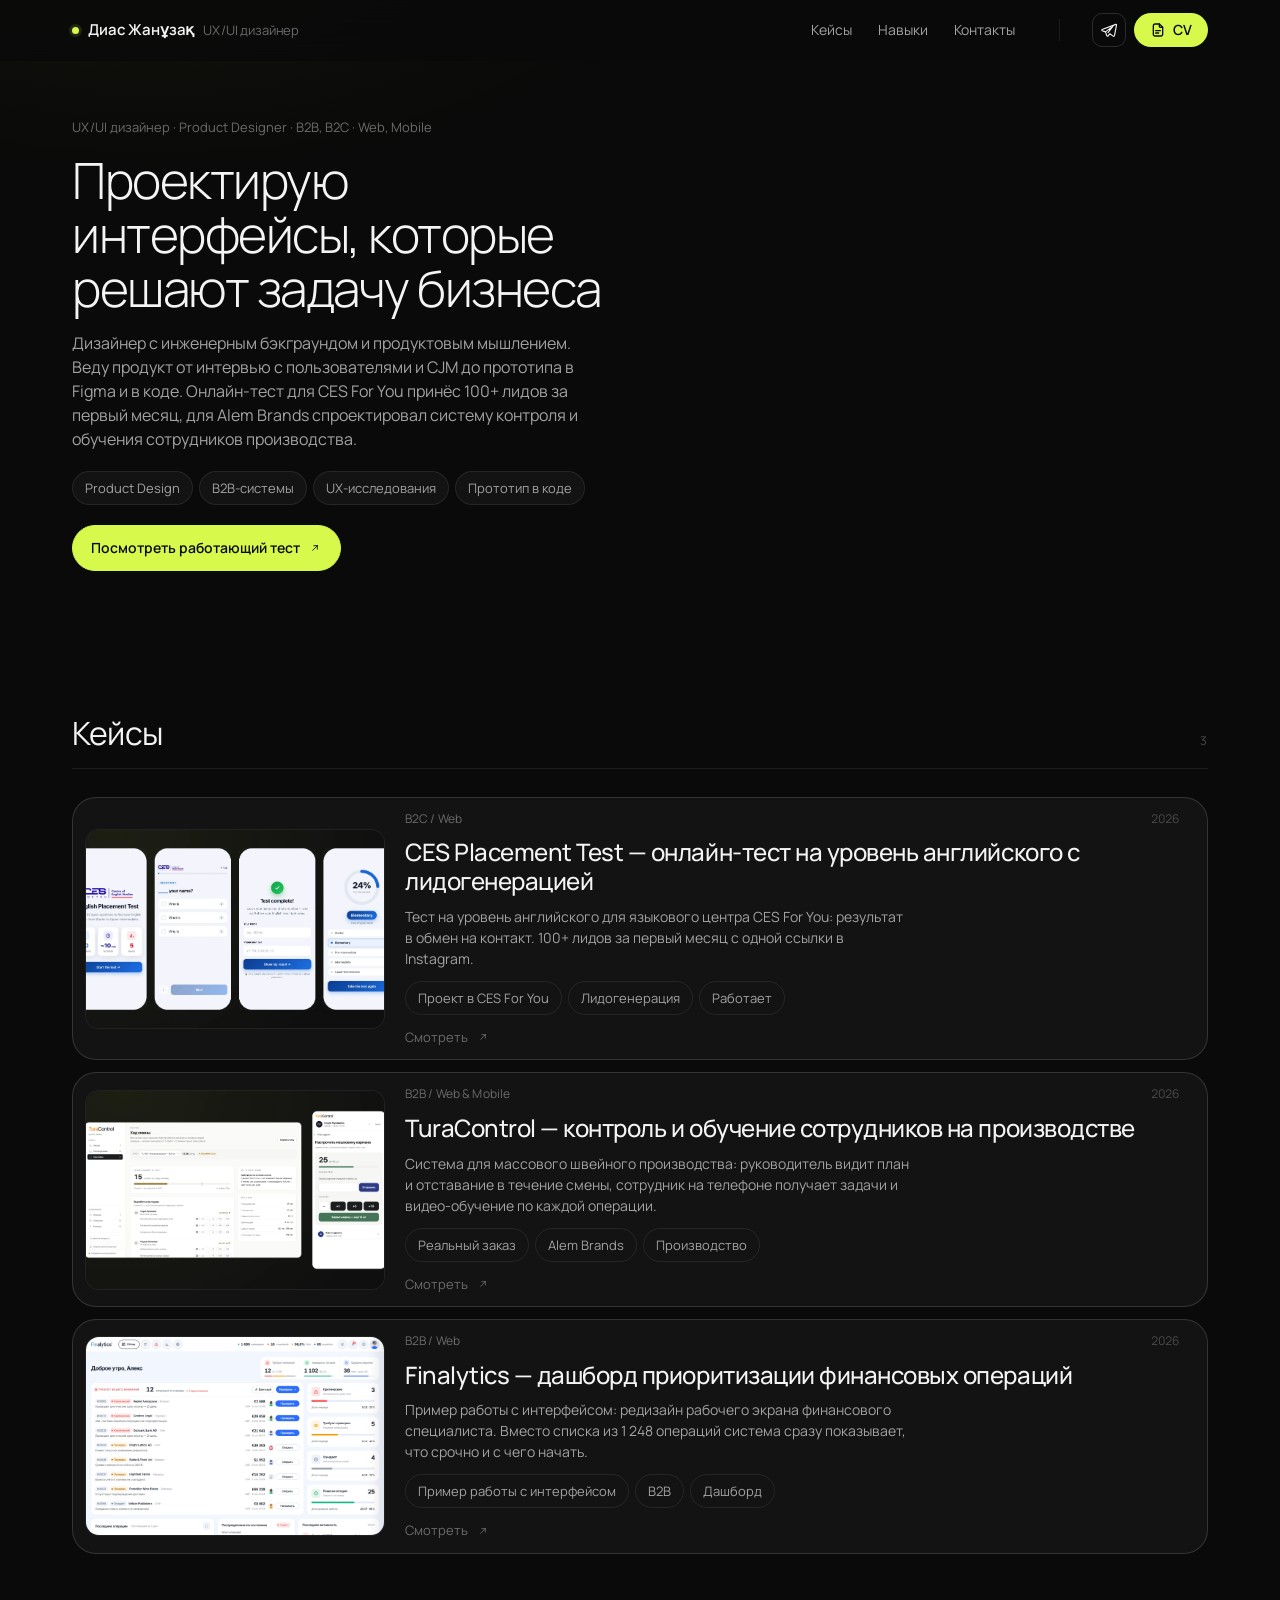
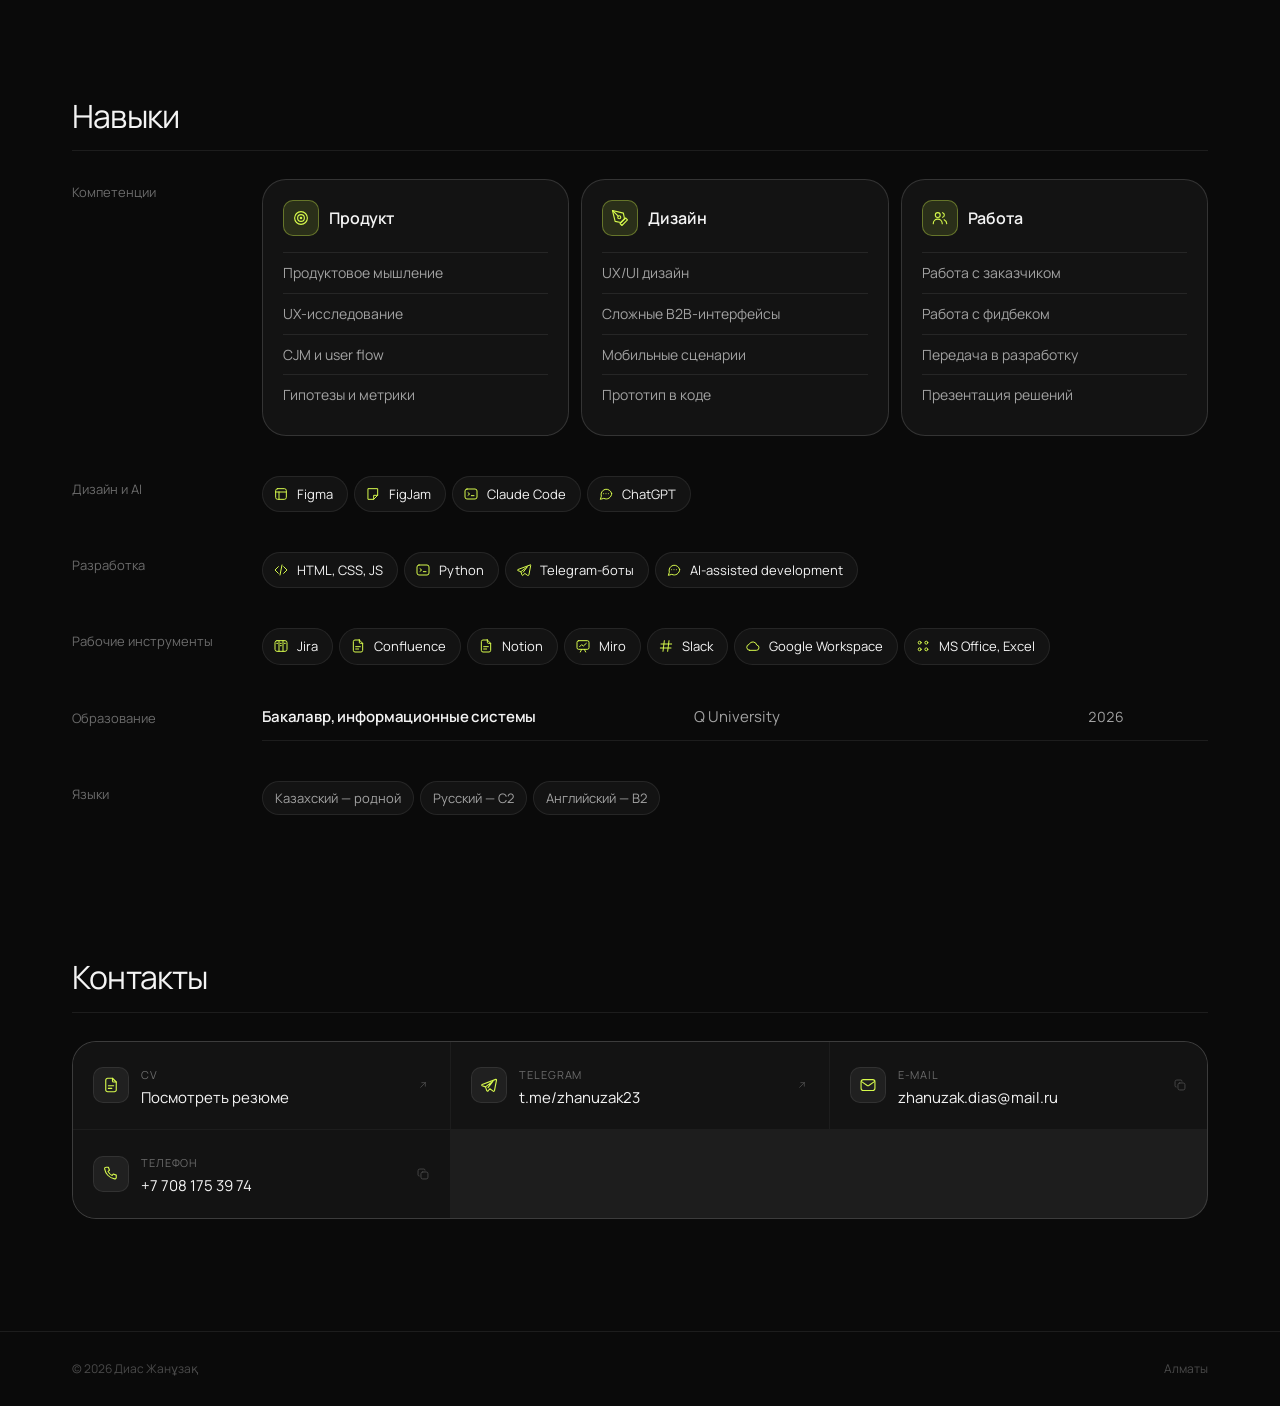
<file: index.html>
<!doctype html>
<html lang="ru">
<head>
  <meta charset="utf-8">
  <meta name="viewport" content="width=device-width, initial-scale=1">
  <title>Диас Жанұзақ — UX/UI дизайнер, Product Designer</title>
  <meta name="description" content="UX/UI дизайнер и Product Designer. Кейсы: онлайн-тест CES For You (100+ лидов за месяц), система контроля и обучения сотрудников для Alem Brands, B2B-дашборд.">
  <meta name="theme-color" content="#0A0A0A">

  <!-- превью ссылки в Telegram, WhatsApp, LinkedIn -->
  <meta property="og:type" content="website">
  <meta property="og:url" content="https://zhanuzak23.github.io/dias-portfolio/">
  <meta property="og:title" content="Диас Жанұзақ — UX/UI дизайнер, Product Designer">
  <meta property="og:description" content="B2B-системы, продуктовый дизайн, прототип в коде. Кейсы с реальными результатами.">
  <meta property="og:image" content="https://zhanuzak23.github.io/dias-portfolio/assets/img/og.png">
  <meta property="og:image:width" content="1200">
  <meta property="og:image:height" content="630">
  <meta name="twitter:card" content="summary_large_image">

  <link rel="icon" href="data:image/svg+xml,<svg xmlns='http://www.w3.org/2000/svg' viewBox='0 0 32 32'><rect width='32' height='32' rx='8' fill='%230A0A0A'/><circle cx='16' cy='16' r='6' fill='%23D6F94C'/></svg>">

  <link rel="preconnect" href="https://fonts.googleapis.com">
  <link rel="preconnect" href="https://fonts.gstatic.com" crossorigin>
  <link href="https://fonts.googleapis.com/css2?family=Manrope:wght@200;300;400;500;600;700&display=swap" rel="stylesheet">

  <!-- ?v= — версия ассетов. GitHub Pages кэширует css и js на 10 минут.
       Если после пуша правки не видны сразу — увеличь номер здесь и в case.html -->
  <link rel="stylesheet" href="assets/css/style.css?v=11">
</head>
<body>
  <div id="app"></div>

  <noscript>
    <div style="padding:40px;font-family:system-ui;color:#F4F4F4">
      Для просмотра портфолио включите JavaScript.
    </div>
  </noscript>

  <script src="assets/js/content.js?v=11"></script>
  <script src="assets/js/ui.js?v=11"></script>
  <script src="assets/js/main.js?v=11"></script>
</body>
</html>
</file>
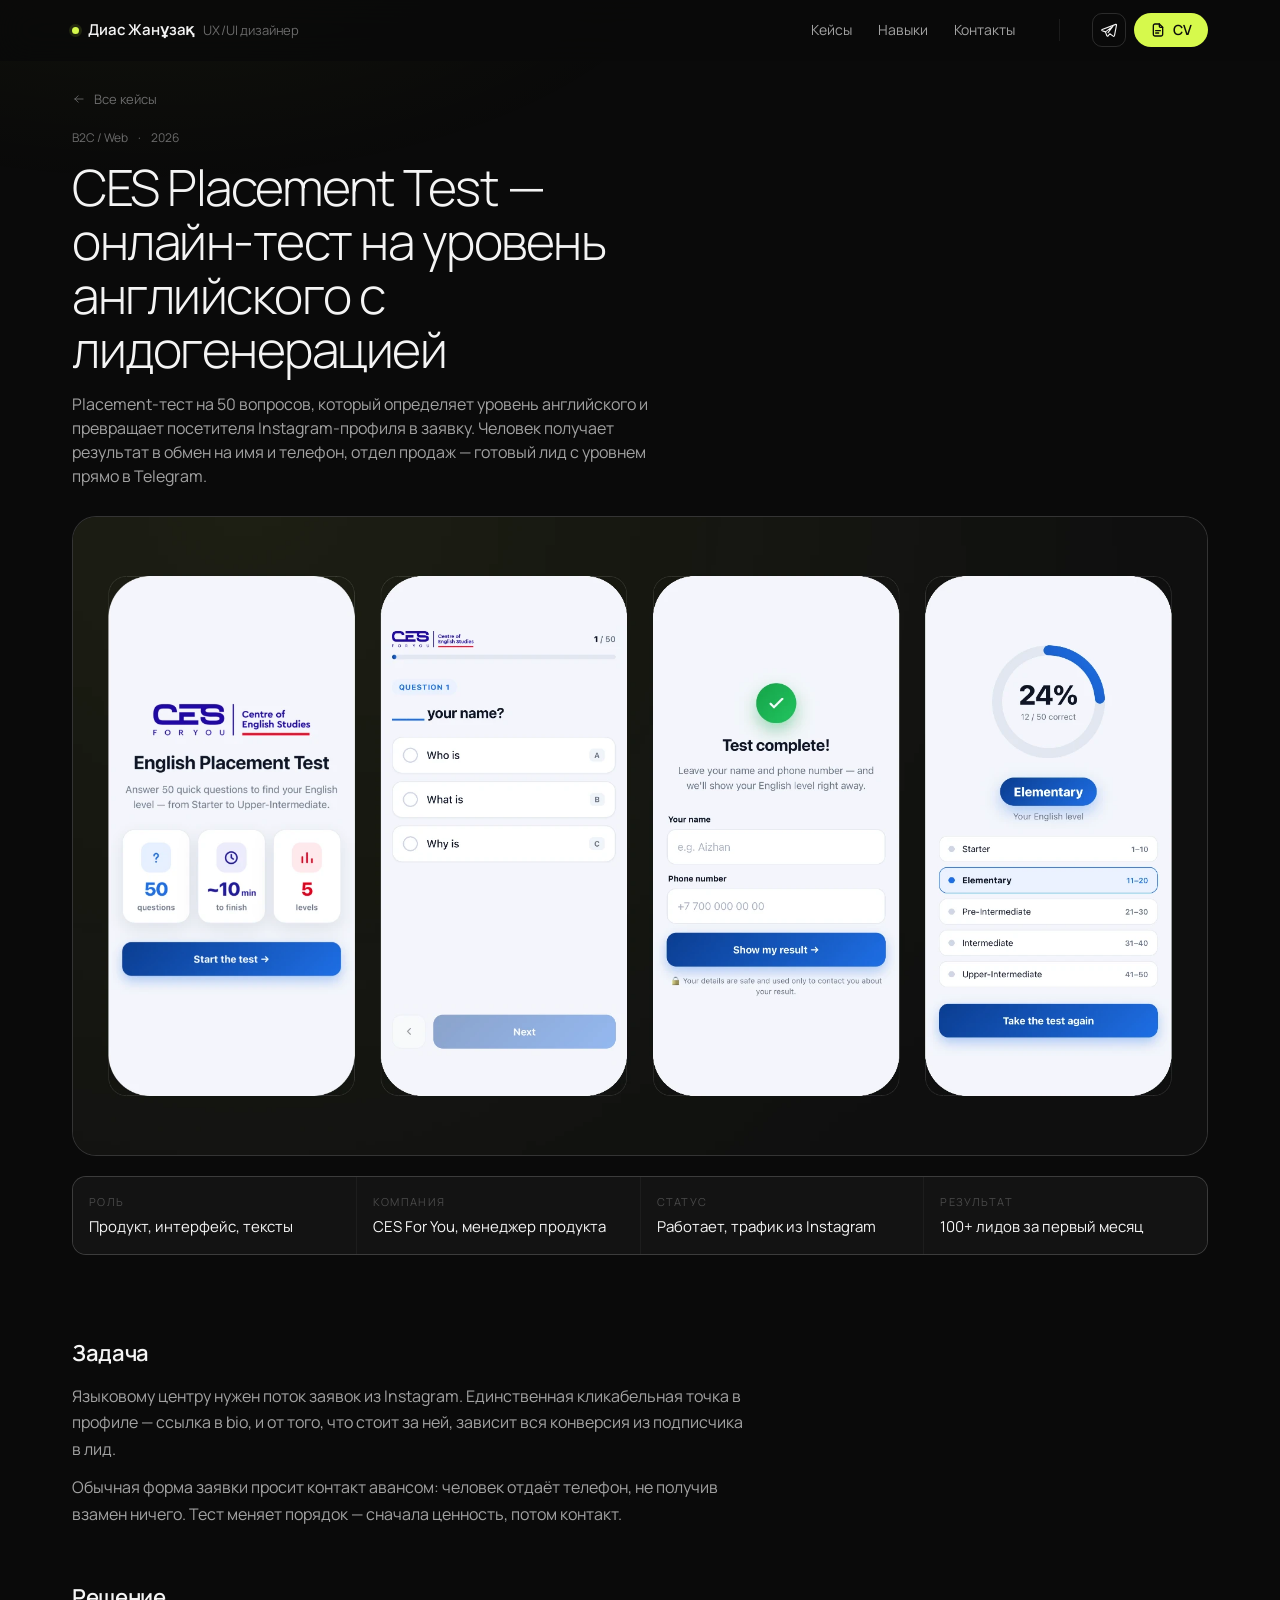
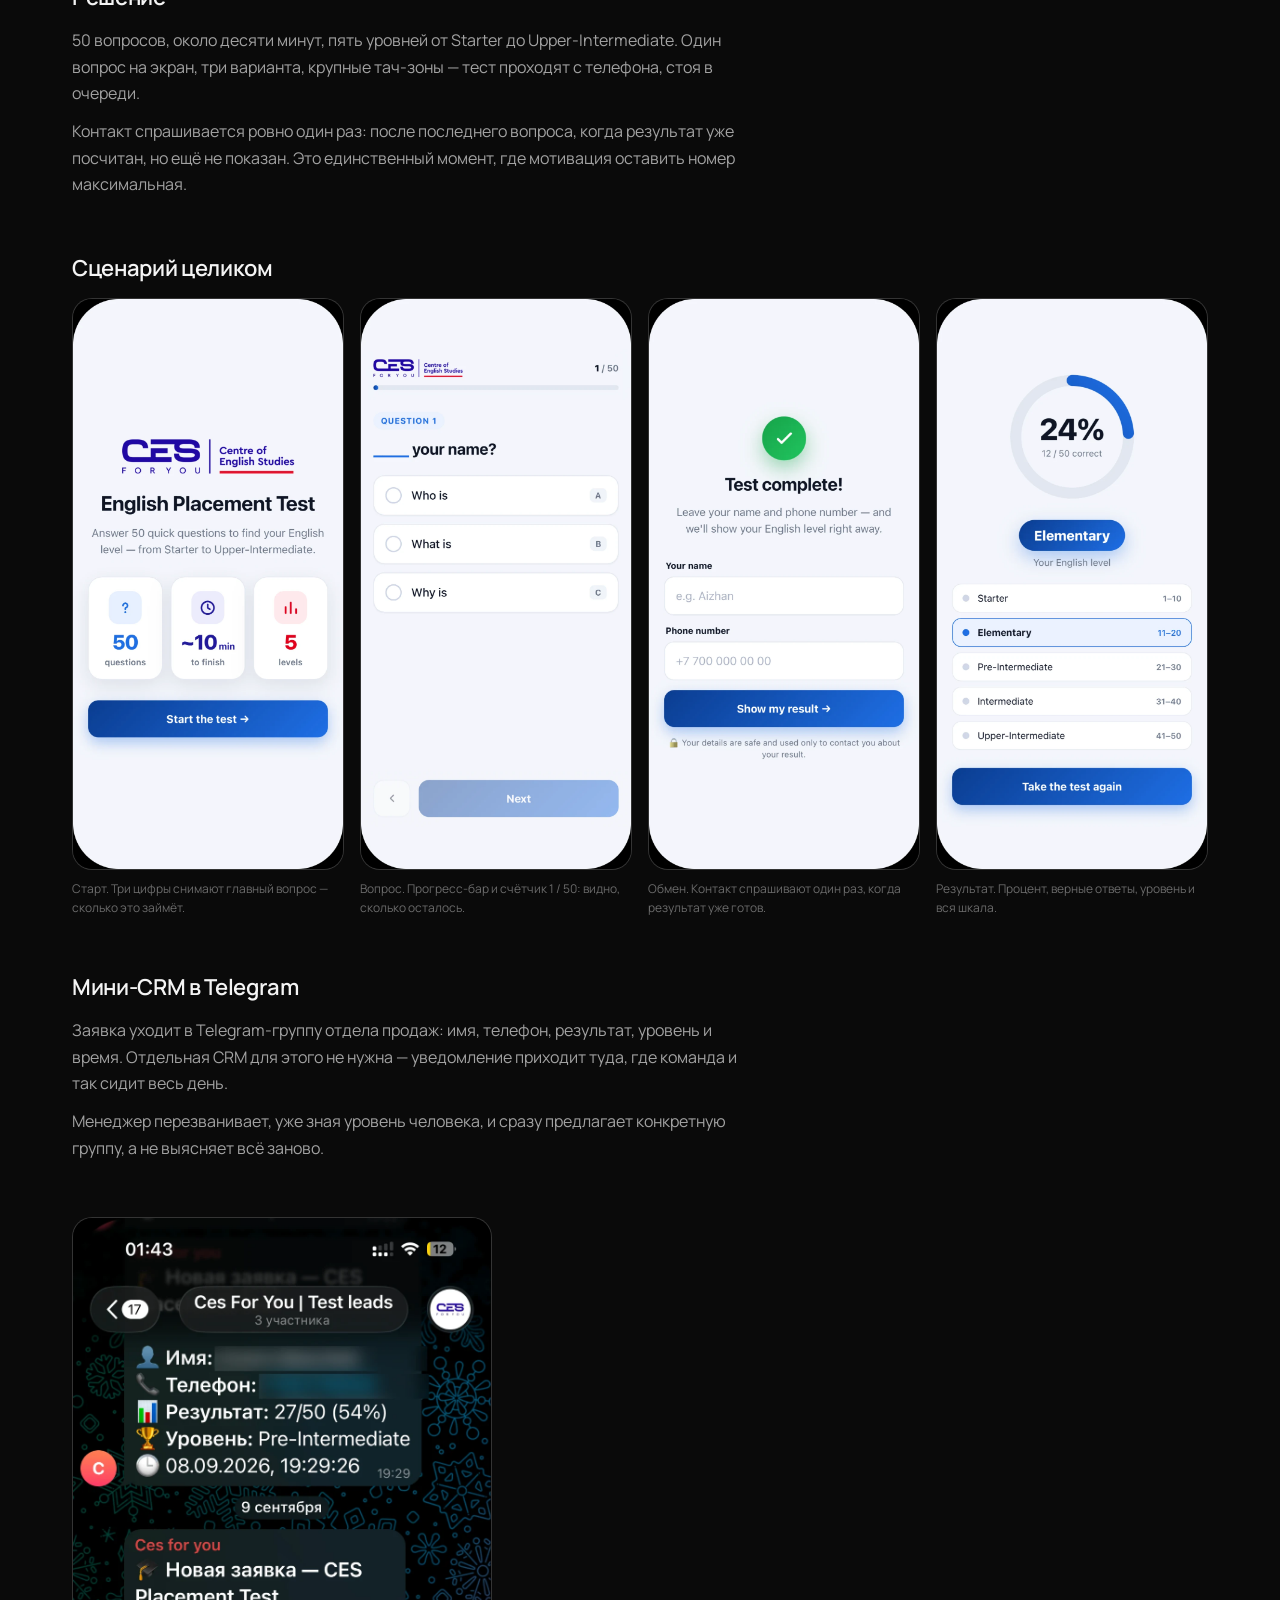
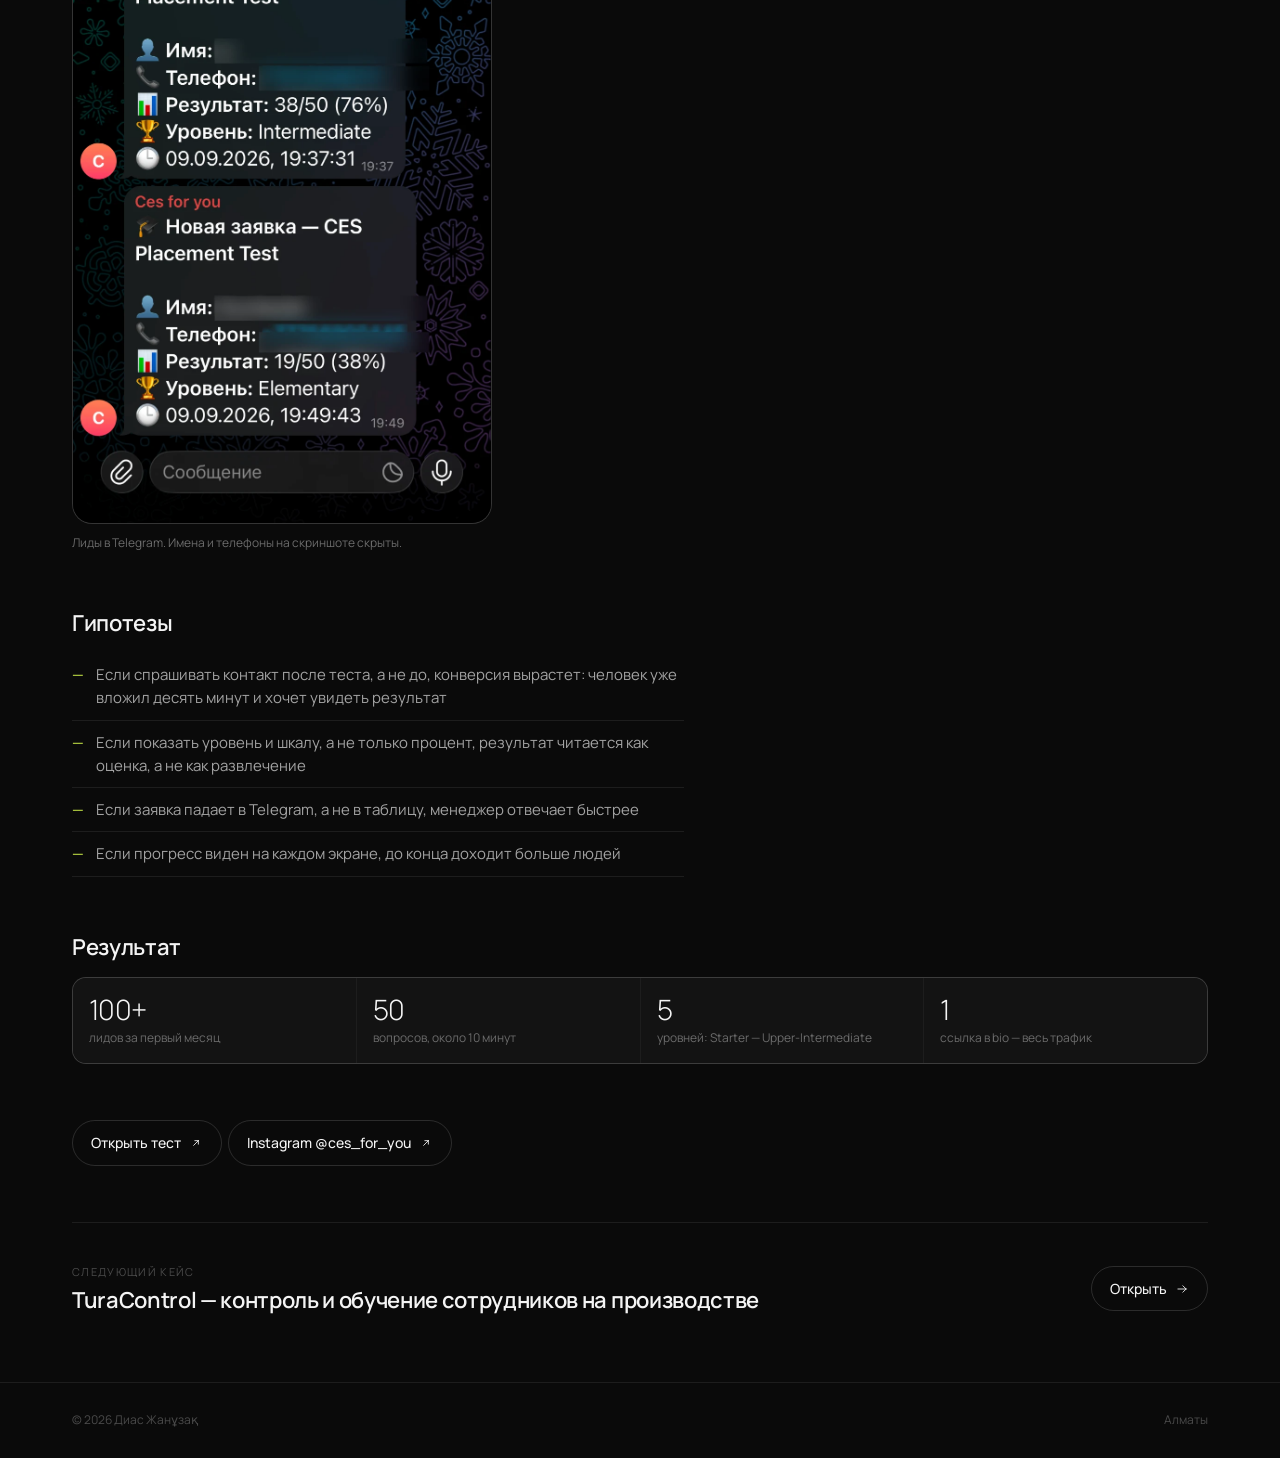
<file: case.html>
<!doctype html>
<html lang="ru">
<head>
  <meta charset="utf-8">
  <meta name="viewport" content="width=device-width, initial-scale=1">
  <title>Кейс — Диас Жанұзақ</title>
  <meta name="description" content="Кейс из портфолио продуктового дизайнера.">
  <meta name="theme-color" content="#0A0A0A">

  <link rel="icon" href="data:image/svg+xml,<svg xmlns='http://www.w3.org/2000/svg' viewBox='0 0 32 32'><rect width='32' height='32' rx='8' fill='%230A0A0A'/><circle cx='16' cy='16' r='6' fill='%23D6F94C'/></svg>">

  <link rel="preconnect" href="https://fonts.googleapis.com">
  <link rel="preconnect" href="https://fonts.gstatic.com" crossorigin>
  <link href="https://fonts.googleapis.com/css2?family=Manrope:wght@200;300;400;500;600;700&display=swap" rel="stylesheet">

  <!-- ?v= — версия ассетов, см. комментарий в index.html -->
  <link rel="stylesheet" href="assets/css/style.css?v=11">
</head>
<body>
  <div id="app"></div>

  <noscript>
    <div style="padding:40px;font-family:system-ui;color:#F4F4F4">
      Для просмотра портфолио включите JavaScript.
    </div>
  </noscript>

  <script src="assets/js/content.js?v=11"></script>
  <script src="assets/js/ui.js?v=11"></script>
  <script src="assets/js/case.js?v=11"></script>
</body>
</html>
</file>
<file: assets/css/style.css>
/* ==========================================================================
   Dias Zhanuzak — Portfolio
   1. Tokens     2. Reset      3. Typography   4. Layout      5. Menubar
   6. Hero       7. Cases      8. Skills       9. Contacts   10. Case page
   11. Placeholders           12. Utilities / Motion
   ========================================================================== */

/* ---------- 1. TOKENS ---------------------------------------------------- */
:root{
  /* surfaces */
  --bg:#0A0A0A;
  --bg-soft:#0F0F0F;
  --surface:#131313;
  --surface-2:#181818;
  --surface-3:#202020;

  /* lines */
  --line:rgba(255,255,255,.08);
  --line-2:rgba(255,255,255,.14);
  --line-3:rgba(255,255,255,.22);

  /* text */
  --text:#F4F4F4;
  --text-2:#A2A2A2;
  --text-3:#6B6B6B;
  --text-4:#4A4A4A;

  /* accent */
  --accent:#D6F94C;
  --accent-2:#C2E63A;
  --accent-soft:rgba(214,249,76,.12);
  --accent-line:rgba(214,249,76,.35);
  --accent-ink:#0B0B0B;

  /* radii */
  --r-xs:8px;
  --r-sm:10px;
  --r-md:14px;
  --r-lg:20px;
  --r-xl:24px;
  --r-pill:999px;

  /* spacing scale */
  --s1:4px;  --s2:8px;   --s3:12px;  --s4:16px;  --s5:20px;
  --s6:28px; --s7:40px;  --s8:56px;  --s9:72px;  --s10:88px;

  /* layout */
  --container:1200px;
  --gutter:32px;
  --label-col:170px;
  --bar-h:60px;

  /* type */
  --font:"Manrope","Inter",-apple-system,BlinkMacSystemFont,"Segoe UI",Roboto,Helvetica,Arial,sans-serif;

  /* motion */
  --ease:cubic-bezier(.22,1,.36,1);
  --fast:.16s;
  --mid:.3s;
  --slow:.5s;
}

/* ---------- 2. RESET ----------------------------------------------------- */
*,*::before,*::after{box-sizing:border-box}
html{-webkit-text-size-adjust:100%;scroll-behavior:smooth}
body{
  margin:0;
  background:var(--bg);
  color:var(--text);
  font-family:var(--font);
  font-size:15px;
  line-height:1.55;
  font-weight:400;
  -webkit-font-smoothing:antialiased;
  -moz-osx-font-smoothing:grayscale;
  overflow-x:hidden;
}
img,svg,video{display:block;max-width:100%}
img{height:auto}
a{color:inherit;text-decoration:none}
button{font:inherit;color:inherit;background:none;border:0;cursor:pointer}
ul,ol{margin:0;padding:0;list-style:none}
h1,h2,h3,h4,p{margin:0}
/* у figure браузерный margin 40px по бокам — из-за него картинки были уже текста */
figure,blockquote{margin:0}
::selection{background:var(--accent);color:var(--accent-ink)}

body::before{
  content:"";
  position:fixed;inset:0;
  pointer-events:none;z-index:0;
  background:radial-gradient(900px 420px at 12% -8%, rgba(214,249,76,.045), transparent 62%);
}

/* якорь под липкий бар */
[id]{scroll-margin-top:calc(var(--bar-h) + 20px)}

/* ---------- 3. TYPOGRAPHY ------------------------------------------------ */
.display{
  font-size:clamp(30px,4vw,50px);
  line-height:1.08;
  letter-spacing:-.03em;
  font-weight:300;
}
.h2{
  font-size:clamp(24px,2.6vw,32px);
  line-height:1.15;
  letter-spacing:-.025em;
  font-weight:400;
}
.h3{
  font-size:clamp(18px,1.8vw,22px);
  line-height:1.28;
  letter-spacing:-.015em;
  font-weight:600;
}
.lead{font-size:16px;line-height:1.5;color:var(--text-2);font-weight:400}
.small{font-size:13px;line-height:1.5;color:var(--text-2)}
.label{font-size:12px;line-height:1.4;color:var(--text-3);font-weight:500}
.label--caps{text-transform:uppercase;letter-spacing:.12em;font-size:11px}
.accent{color:var(--accent)}

/* ---------- 4. LAYOUT ---------------------------------------------------- */
.container{
  width:100%;
  max-width:var(--container);
  margin-inline:auto;
  padding-inline:var(--gutter);
  position:relative;
  z-index:1;
}
.section{padding-block:var(--s9)}
.section-head{
  display:flex;align-items:baseline;justify-content:space-between;
  gap:var(--s4);
  margin-bottom:var(--s6);
  padding-bottom:var(--s4);
  border-bottom:1px solid var(--line);
}
.section-head__count{font-size:12px;letter-spacing:.12em;text-transform:uppercase;color:var(--text-4)}

/* «подпись слева / контент справа» */
.rowsec{
  display:grid;
  grid-template-columns:var(--label-col) 1fr;
  gap:var(--s5);
  align-items:start;
}
.rowsec + .rowsec{margin-top:var(--s7)}
.rowsec__label{font-size:13px;color:var(--text-3);padding-top:3px}

/* ---------- 5. MENUBAR --------------------------------------------------- */
.menubar{
  position:sticky;top:0;z-index:60;
  background:rgba(10,10,10,.78);
  backdrop-filter:blur(16px);
  -webkit-backdrop-filter:blur(16px);
  border-bottom:1px solid transparent;
  transition:border-color var(--mid) var(--ease),background var(--mid) var(--ease);
}
.menubar.is-stuck{border-bottom-color:var(--line);background:rgba(10,10,10,.9)}
.menubar__inner{
  display:flex;align-items:center;gap:var(--s5);
  height:var(--bar-h);
}
.menubar__brand{display:flex;align-items:center;gap:9px;font-weight:600;font-size:15px;letter-spacing:-.01em;flex:none}
.menubar__dot{width:7px;height:7px;border-radius:50%;background:var(--accent);box-shadow:0 0 0 3px var(--accent-soft);flex:none}
.menubar__role{color:var(--text-3);font-weight:400;font-size:13px}

.menubar__nav{display:flex;align-items:center;gap:2px;margin-left:auto}
.menubar__link{
  padding:7px 12px;border-radius:var(--r-pill);
  font-size:14px;color:var(--text-2);
  transition:color var(--fast) var(--ease),background var(--fast) var(--ease);
  white-space:nowrap;
}
.menubar__link:hover{color:var(--text);background:var(--surface-2)}

.menubar__actions{display:flex;align-items:center;gap:2px;flex:none}
.menubar__sep{width:1px;height:22px;background:var(--line);margin-inline:var(--s3);flex:none}
.menubar__btn{
  width:34px;height:34px;
  display:grid;place-items:center;
  border-radius:var(--r-sm);
  color:var(--text-3);
  position:relative;
  transition:color var(--fast) var(--ease),background var(--fast) var(--ease);
}
.menubar__btn:hover{color:var(--text);background:var(--surface-2)}
.menubar__btn::after{
  content:attr(data-tip);
  position:absolute;top:calc(100% + 8px);left:50%;transform:translateX(-50%) translateY(-3px);
  padding:5px 9px;border-radius:8px;
  background:var(--surface-3);border:1px solid var(--line);
  font-size:12px;color:var(--text);white-space:nowrap;
  opacity:0;pointer-events:none;
  transition:opacity var(--fast) var(--ease),transform var(--fast) var(--ease);
}
.menubar__btn:hover::after{opacity:1;transform:translateX(-50%) translateY(0)}
.menubar__cta{
  height:34px;padding:0 16px;
  display:inline-flex;align-items:center;
  border-radius:var(--r-pill);
  background:var(--accent);color:var(--accent-ink);
  font-size:14px;font-weight:600;
  transition:background var(--fast) var(--ease);
  white-space:nowrap;
}
.menubar__cta:hover{background:var(--accent-2)}

/* ---------- 6. HERO ------------------------------------------------------ */
.hero{padding-top:var(--s8);padding-bottom:var(--s9)}
.hero__grid{
  display:grid;
  grid-template-columns:180px 1fr;
  gap:var(--s7);
  align-items:center;
}
.hero__photo{
  position:relative;
  aspect-ratio:3/4;
  border-radius:var(--r-lg);
  overflow:hidden;
  background:var(--surface);
  border:1px solid var(--line);
}
.hero__photo img{width:100%;height:100%;object-fit:cover}
.hero__grid--solo{grid-template-columns:1fr}
.hero__cta{margin-top:var(--s5)}
.hero__grid--solo .hero__title{max-width:18ch}
.hero__meta{color:var(--text-3);font-size:13px;margin-bottom:var(--s4)}
.hero__title{margin-bottom:var(--s4);max-width:22ch}
.hero__about{max-width:52ch;margin-bottom:var(--s5)}

.chips{display:flex;flex-wrap:wrap;gap:6px}
.chip{
  display:inline-flex;align-items:center;
  padding:6px 12px;
  border-radius:var(--r-pill);
  border:1px solid var(--line);
  background:var(--surface);
  font-size:13px;color:var(--text-2);
  transition:border-color var(--fast) var(--ease),color var(--fast) var(--ease);
}
.chip:hover{border-color:var(--line-2);color:var(--text)}
.chip--ghost{background:transparent}

/* ---------- 7. CASES ----------------------------------------------------- */
/* карточка с явной обводкой — видно границу блока */
.cases{display:flex;flex-direction:column;gap:var(--s3)}
.case{
  display:grid;
  grid-template-columns:300px 1fr;
  gap:var(--s5);
  align-items:center;
  padding:var(--s3);
  border:1px solid var(--line-2);
  border-radius:var(--r-xl);
  background:var(--surface);
  transition:border-color var(--mid) var(--ease),background var(--mid) var(--ease),transform var(--mid) var(--ease);
}
.case:hover{border-color:var(--accent-line);background:var(--surface-2);transform:translateY(-2px)}
.case__media{
  position:relative;
  aspect-ratio:3/2;
  border-radius:var(--r-md);
  overflow:hidden;
  background:var(--bg-soft);
  border:1px solid var(--line);
}
/* скриншоты интерфейсов кадрируем от верха — так видно шапку экрана */
.case__media img{width:100%;height:100%;object-fit:cover;object-position:top;transition:transform var(--slow) var(--ease)}
.case:hover .case__media img{transform:scale(1.03)}
.case__body{display:flex;flex-direction:column;gap:10px;padding-right:var(--s4)}
.case__top{display:flex;align-items:center;justify-content:space-between;gap:var(--s4)}
.case__meta{font-size:12px;color:var(--text-3);letter-spacing:.01em}
.case__year{font-size:12px;color:var(--text-4);font-variant-numeric:tabular-nums}
.case__title{
  font-size:clamp(19px,1.9vw,24px);line-height:1.2;letter-spacing:-.02em;font-weight:500;
  transition:color var(--fast) var(--ease);
}
.case:hover .case__title{color:#fff}
.case__desc{color:var(--text-2);font-size:14px;line-height:1.5;max-width:56ch}
.case__tags{display:flex;flex-wrap:wrap;gap:6px;margin-top:2px}
.case__cta{
  display:inline-flex;align-items:center;gap:8px;
  margin-top:2px;
  font-size:13px;color:var(--text-3);
  transition:color var(--fast) var(--ease),gap var(--fast) var(--ease);
}
.case:hover .case__cta{color:var(--accent);gap:12px}

/* ---------- 8. SKILLS ---------------------------------------------------- */
/* группы навыков — карточки с обводкой и номером, чтобы на мобильном
   заголовок группы не сливался с подписью раздела слева */
.skillgrid{display:grid;grid-template-columns:repeat(3,1fr);gap:var(--s3)}
.skillgrid__col{
  display:flex;flex-direction:column;
  padding:var(--s5);
  border:1px solid var(--line-2);
  border-radius:var(--r-xl);
  background:var(--surface);
  transition:border-color var(--mid) var(--ease),background var(--mid) var(--ease);
}
.skillgrid__col:hover{border-color:var(--accent-line);background:var(--surface-2)}
.skillgrid__head{display:flex;align-items:center;gap:10px;margin-bottom:var(--s4)}
.skillgrid__ico{
  width:36px;height:36px;flex:none;
  display:grid;place-items:center;
  border-radius:var(--r-sm);
  color:var(--accent);
  background:var(--accent-soft);
  border:1px solid var(--accent-line);
}
.chip--tool{gap:8px;padding:7px 14px 7px 10px;color:var(--text)}
.chip--tool .ico{width:16px;height:16px;color:var(--accent)}
.menubar__cta{gap:7px}
.menubar__cta .ico{width:16px;height:16px;stroke-width:2}
.menubar__btn--tg{color:var(--text);border:1px solid var(--line-2);margin-right:6px}
.menubar__btn--tg:hover{border-color:var(--accent-line);color:var(--accent)}
/* кнопка у правого края — подсказку прижимаем вправо, иначе она вылезает за экран */
.menubar__btn--tg::after{left:auto;right:0;transform:translateY(-3px)}
.menubar__btn--tg:hover::after{transform:translateY(0)}
.skillgrid__title{font-size:16px;font-weight:600;letter-spacing:-.01em;color:var(--text)}
.skillgrid__item{
  font-size:14px;color:var(--text-2);
  padding-block:9px;
  border-top:1px solid var(--line);
}

.toolgrid{display:flex;flex-wrap:wrap;gap:6px}

.exp{display:flex;flex-direction:column}
.exp__row{
  display:grid;
  grid-template-columns:minmax(0,1.1fr) minmax(0,1fr) 120px;
  gap:var(--s4);
  align-items:baseline;
  padding-block:var(--s3);
  border-bottom:1px solid var(--line);
}
.exp__row:first-child{padding-top:0}
.exp__role{font-weight:600;font-size:15px;letter-spacing:-.01em}
.exp__company{color:var(--text-2);font-size:15px}
.exp__years{color:var(--text-2);font-size:14px;font-variant-numeric:tabular-nums}

/* ---------- 9. CONTACTS -------------------------------------------------- */
.contactlist{
  display:grid;grid-template-columns:repeat(3,1fr);
  gap:1px;background:var(--line);
  border:1px solid var(--line-2);border-radius:var(--r-xl);overflow:hidden;
}
.contactitem{
  display:flex;align-items:center;gap:var(--s3);
  padding:var(--s5);
  background:var(--surface);
  transition:background var(--fast) var(--ease);
  text-align:left;width:100%;
}
.contactitem:hover{background:var(--surface-2)}
.contactitem:disabled{cursor:not-allowed}
.contactitem:disabled .contactitem__value{color:var(--text-4)}
.contactitem:disabled:hover{background:var(--surface)}
.contactitem__ico{
  width:36px;height:36px;flex:none;
  display:grid;place-items:center;
  border-radius:var(--r-sm);
  background:var(--surface-3);
  border:1px solid var(--line);
  color:var(--accent);
}
.contactitem:disabled .contactitem__ico{color:var(--text-4)}
.contactitem__label{font-size:11px;color:var(--text-3);letter-spacing:.08em;text-transform:uppercase}
.contactitem__value{font-size:15px;color:var(--text);margin-top:1px;display:block}
.contactitem__hint{margin-left:auto;color:var(--text-4);flex:none}

.footer{padding-block:var(--s6);border-top:1px solid var(--line);margin-top:var(--s7)}
.footer__inner{display:flex;align-items:center;justify-content:space-between;gap:var(--s4);flex-wrap:wrap}
.footer__note{font-size:12px;color:var(--text-4)}

/* ---------- 10. CASE PAGE ------------------------------------------------ */
.backlink{
  display:inline-flex;align-items:center;gap:8px;
  font-size:13px;color:var(--text-3);
  padding-block:var(--s6) var(--s5);
  transition:color var(--fast) var(--ease),gap var(--fast) var(--ease);
}
.backlink:hover{color:var(--text);gap:12px}

.casehero{padding-bottom:var(--s6)}
.casehero__meta{display:flex;gap:10px;flex-wrap:wrap;color:var(--text-3);font-size:12px;margin-bottom:var(--s3)}
.casehero__title{max-width:22ch;margin-bottom:var(--s4)}
.casehero__lead{max-width:62ch;margin-bottom:var(--s6)}
.casehero__cover{
  position:relative;
  border-radius:var(--r-xl);overflow:hidden;
  background:var(--surface);border:1px solid var(--line-2);
}
/* фиксированные пропорции нужны только заглушке; настоящая картинка
   показывается целиком, без кадрирования */
.casehero__cover:has(.ph){aspect-ratio:16/9}
.casehero__cover img{width:100%;height:auto;display:block}

.factlist{
  display:grid;grid-template-columns:repeat(4,1fr);
  gap:1px;background:var(--line);
  border:1px solid var(--line-2);border-radius:var(--r-md);overflow:hidden;
  margin-top:var(--s5);
}
.fact{background:var(--surface);padding:var(--s4)}
.fact__k{font-size:11px;text-transform:uppercase;letter-spacing:.12em;color:var(--text-4)}
.fact__v{font-size:15px;margin-top:5px;color:var(--text)}

.blocks{display:flex;flex-direction:column;gap:var(--s8);padding-block:var(--s8)}
.block__head{margin-bottom:var(--s4)}
.block__body{color:var(--text-2);font-size:16px;line-height:1.65;max-width:68ch}
.block__body p + p{margin-top:var(--s3)}
.blocklist{display:flex;flex-direction:column;max-width:68ch}
.blocklist li{
  display:flex;gap:var(--s3);
  padding-block:10px;
  border-bottom:1px solid var(--line);
  color:var(--text-2);font-size:15px;
}
.blocklist li::before{content:"—";color:var(--accent);flex:none}
.quote{
  border-left:2px solid var(--accent);
  padding:4px 0 4px var(--s5);
  font-size:clamp(18px,2vw,24px);line-height:1.35;font-weight:300;letter-spacing:-.02em;
  color:var(--text);max-width:46ch;
}
.quote__author{font-size:13px;color:var(--text-3);margin-top:var(--s3);font-weight:400;letter-spacing:0}
.figure{display:flex;flex-direction:column;gap:10px}
.figure__frame{
  position:relative;
  border-radius:var(--r-lg);overflow:hidden;
  background:var(--surface);border:1px solid var(--line-2);
  transition:border-color var(--fast) var(--ease);
}
/* картинку можно открыть на весь экран */
.figure__frame:has(img){cursor:zoom-in}
.figure__frame:has(img):hover{border-color:var(--accent-line)}
.figure__frame img{width:100%;height:auto;object-fit:cover}
.figure__caption{font-size:12px;color:var(--text-3)}
.gallery{display:grid;grid-template-columns:repeat(2,1fr);gap:var(--s4);align-items:start}
.gallery--3{grid-template-columns:repeat(3,1fr)}
.gallery--4{grid-template-columns:repeat(4,1fr)}
/* вертикальный скриншот телефона не растягиваем на всю ширину */
.figure--narrow .figure__frame{max-width:420px}
.figure--narrow .figure__caption{max-width:420px}
.gallery .figure__frame:has(.ph){aspect-ratio:4/3}
.gallery .figure__frame:has(.ph) img{height:100%}

.stats{
  display:grid;grid-template-columns:repeat(4,1fr);
  gap:1px;background:var(--line);
  border:1px solid var(--line-2);border-radius:var(--r-md);overflow:hidden;
}
.stats__item{background:var(--surface);padding:var(--s4)}
.stats__value{font-size:clamp(22px,2.2vw,28px);font-weight:300;letter-spacing:-.02em;line-height:1.1}
.stats__label{font-size:12px;color:var(--text-3);margin-top:4px}

.nextcase{
  border-top:1px solid var(--line);
  padding-block:var(--s7) var(--s6);
  display:flex;align-items:center;justify-content:space-between;gap:var(--s4);flex-wrap:wrap;
}
.nextcase__label{font-size:11px;text-transform:uppercase;letter-spacing:.12em;color:var(--text-4);margin-bottom:6px}

/* ---------- 11. PLACEHOLDERS -------------------------------------------- */
.ph{
  position:absolute;inset:0;
  display:flex;flex-direction:column;align-items:center;justify-content:center;gap:7px;
  background:
    linear-gradient(180deg,rgba(255,255,255,.02),rgba(255,255,255,0)),
    repeating-linear-gradient(45deg,rgba(255,255,255,.018) 0 12px,transparent 12px 24px);
  color:var(--text-4);
  text-align:center;padding:var(--s4);
}
.ph__ico{
  width:34px;height:34px;display:grid;place-items:center;
  border-radius:var(--r-xs);
  border:1px dashed var(--line-2);
  color:var(--text-3);
}
.ph__ico .ico{width:17px;height:17px}
.ph__title{font-size:12px;color:var(--text-3);font-weight:500}
.ph__hint{font-size:11px;color:var(--text-4);font-variant-numeric:tabular-nums}

/* «черновик» — метка на тексте-рыбе, включается кнопкой в подвале */
.draft{position:relative}
.draft::after{
  content:"черновик";
  position:absolute;top:-9px;right:-5px;
  font-size:9px;letter-spacing:.1em;text-transform:uppercase;
  color:var(--accent);background:var(--accent-soft);
  border:1px solid var(--accent-line);border-radius:var(--r-pill);
  padding:1px 7px;
  opacity:0;pointer-events:none;
  transition:opacity var(--fast) var(--ease);
}
body.show-draft .draft::after{opacity:1}

/* ---------- 12. UTILITIES / MOTION --------------------------------------- */
.ico{width:18px;height:18px;flex:none;stroke-width:1.5}
.ico--sm{width:14px;height:14px}
.btn{
  display:inline-flex;align-items:center;gap:8px;
  padding:11px 18px;border-radius:var(--r-pill);
  font-size:14px;font-weight:500;
  border:1px solid var(--line-2);
  transition:background var(--fast) var(--ease),border-color var(--fast) var(--ease);
}
.btn:hover{background:var(--surface-2);border-color:var(--line-3)}
.btn--accent{background:var(--accent);color:var(--accent-ink);border-color:var(--accent);font-weight:600}
.btn--accent:hover{background:var(--accent-2);border-color:var(--accent-2)}

/* ---------- CV PAGE ------------------------------------------------------- */
.cvpage{padding-bottom:var(--s8)}
.cvpage__head{
  display:flex;align-items:flex-end;justify-content:space-between;gap:var(--s4);flex-wrap:wrap;
  margin-bottom:var(--s6);padding-bottom:var(--s4);border-bottom:1px solid var(--line);
}
.cvpage__sub{margin-top:6px;color:var(--text-3)}
.cvpage__head .btn .ico{width:16px;height:16px;stroke-width:2}
.cvpage__pages{max-width:880px;margin-inline:auto;display:flex;flex-direction:column;gap:var(--s4)}
.cvpage__page{
  width:100%;height:auto;display:block;
  border-radius:var(--r-md);
  border:1px solid var(--line-2);
  background:#fff;
}
.cvpage__status{padding:var(--s7) 0;text-align:center}

/* ---------- LIGHTBOX ------------------------------------------------------ */
.lightbox{
  position:fixed;inset:0;z-index:100;
  display:none;
  background:rgba(6,6,6,.96);
  backdrop-filter:blur(6px);
  -webkit-backdrop-filter:blur(6px);
}
.lightbox.is-on{display:block}
.lightbox__scroll{
  position:absolute;inset:0;
  overflow:auto;
  display:flex;
  padding:64px 20px 76px;
  -webkit-overflow-scrolling:touch;
}
/* margin:auto центрирует и при этом не срезает края при зуме */
.lightbox__img{
  margin:auto;
  max-width:100%;height:auto;
  border-radius:var(--r-md);
  border:1px solid var(--line-2);
  background:var(--surface);
  cursor:zoom-in;
}
.lightbox.is-zoom .lightbox__img{max-width:none;width:auto;cursor:zoom-out}

.lightbox__bar{
  position:absolute;left:0;right:0;bottom:0;
  display:flex;align-items:center;gap:var(--s4);
  padding:14px 20px;
  background:linear-gradient(180deg,transparent,rgba(6,6,6,.9) 40%);
  pointer-events:none;
}
.lightbox__cap{
  font-size:13px;color:var(--text-2);
  flex:1;min-width:0;
  overflow:hidden;text-overflow:ellipsis;white-space:nowrap;
}
.lightbox__count{font-size:12px;color:var(--text-4);font-variant-numeric:tabular-nums;flex:none}

.lightbox__btn{
  position:absolute;z-index:2;
  width:40px;height:40px;
  display:grid;place-items:center;
  border-radius:var(--r-sm);
  background:rgba(32,32,32,.9);
  border:1px solid var(--line-2);
  color:var(--text-2);
  transition:color var(--fast) var(--ease),background var(--fast) var(--ease);
}
.lightbox__btn:hover{color:var(--text);background:#2b2b2b}
.lightbox__close{top:14px;right:14px}
.lightbox__prev{top:50%;left:14px;transform:translateY(-50%)}
.lightbox__next{top:50%;right:14px;transform:translateY(-50%)}
.lightbox__hint{
  position:absolute;top:22px;left:20px;z-index:2;
  font-size:12px;color:var(--text-3);
}

@media (max-width:760px){
  .lightbox__scroll{padding:56px 10px 68px}
  .lightbox__hint{display:none}
  .lightbox__prev{top:auto;bottom:64px;left:12px;transform:none}
  .lightbox__next{top:auto;bottom:64px;right:12px;transform:none}
  .lightbox__cap{white-space:normal;font-size:12px;line-height:1.4}
}

.toast{
  position:fixed;left:50%;bottom:24px;
  transform:translateX(-50%) translateY(10px);
  z-index:90;
  padding:10px 16px;border-radius:var(--r-pill);
  background:var(--surface-3);border:1px solid var(--line-2);
  font-size:14px;color:var(--text);
  opacity:0;pointer-events:none;
  transition:opacity var(--mid) var(--ease),transform var(--mid) var(--ease);
  box-shadow:0 16px 36px -14px rgba(0,0,0,.9);
}
.toast.is-on{opacity:1;transform:translateX(-50%) translateY(0)}

.reveal{opacity:0;transform:translateY(14px);transition:opacity .55s var(--ease),transform .55s var(--ease)}
.reveal.is-in{opacity:1;transform:none}

.sr-only{position:absolute;width:1px;height:1px;padding:0;margin:-1px;overflow:hidden;clip:rect(0 0 0 0);white-space:nowrap;border:0}

/* ---------- RESPONSIVE --------------------------------------------------- */
@media (max-width:1024px){
  :root{--gutter:24px;--label-col:130px;--s9:56px;--s10:64px}
  .case{grid-template-columns:240px 1fr}
  .skillgrid{grid-template-columns:repeat(2,1fr)}
  .contactlist{grid-template-columns:repeat(2,1fr)}
  .factlist{grid-template-columns:repeat(2,1fr)}
  .gallery--3,.gallery--4{grid-template-columns:repeat(2,1fr)}
  .menubar__role{display:none}
}
@media (max-width:760px){
  :root{--gutter:16px;--s8:40px;--s9:48px}
  /* на телефоне в баре — только имя и кнопка; контакты живут в своём блоке */
  .menubar__nav{display:none}
  .menubar__sep{display:none}
  .menubar__actions{margin-left:auto}
  .hero{padding-top:var(--s7)}
  .hero__grid{grid-template-columns:1fr;gap:var(--s5);align-items:start}
  .hero__photo{width:104px;aspect-ratio:1/1;border-radius:var(--r-md)}
  .case{grid-template-columns:1fr;gap:var(--s4);padding:10px}
  .case__body{padding:0 6px 6px}
  .rowsec{grid-template-columns:1fr;gap:10px}
  .rowsec__label{font-size:11px;text-transform:uppercase;letter-spacing:.12em;color:var(--text-4);padding-top:0}
  .skillgrid{grid-template-columns:1fr;gap:var(--s5)}
  .exp__row{grid-template-columns:1fr;gap:1px;padding-block:12px}
  .exp__years{color:var(--text-3);font-size:13px}
  .contactlist{grid-template-columns:1fr}
  .gallery,.gallery--3{grid-template-columns:1fr}
  .gallery--4{grid-template-columns:repeat(2,1fr)}
  .figure--narrow .figure__frame,.figure--narrow .figure__caption{max-width:none}
  .stats,.factlist{grid-template-columns:repeat(2,1fr)}
  .blocks{gap:var(--s7)}
}

@media (prefers-reduced-motion:reduce){
  *,*::before,*::after{animation-duration:.01ms!important;transition-duration:.01ms!important}
  html{scroll-behavior:auto}
  .reveal{opacity:1;transform:none}
}
</file>
